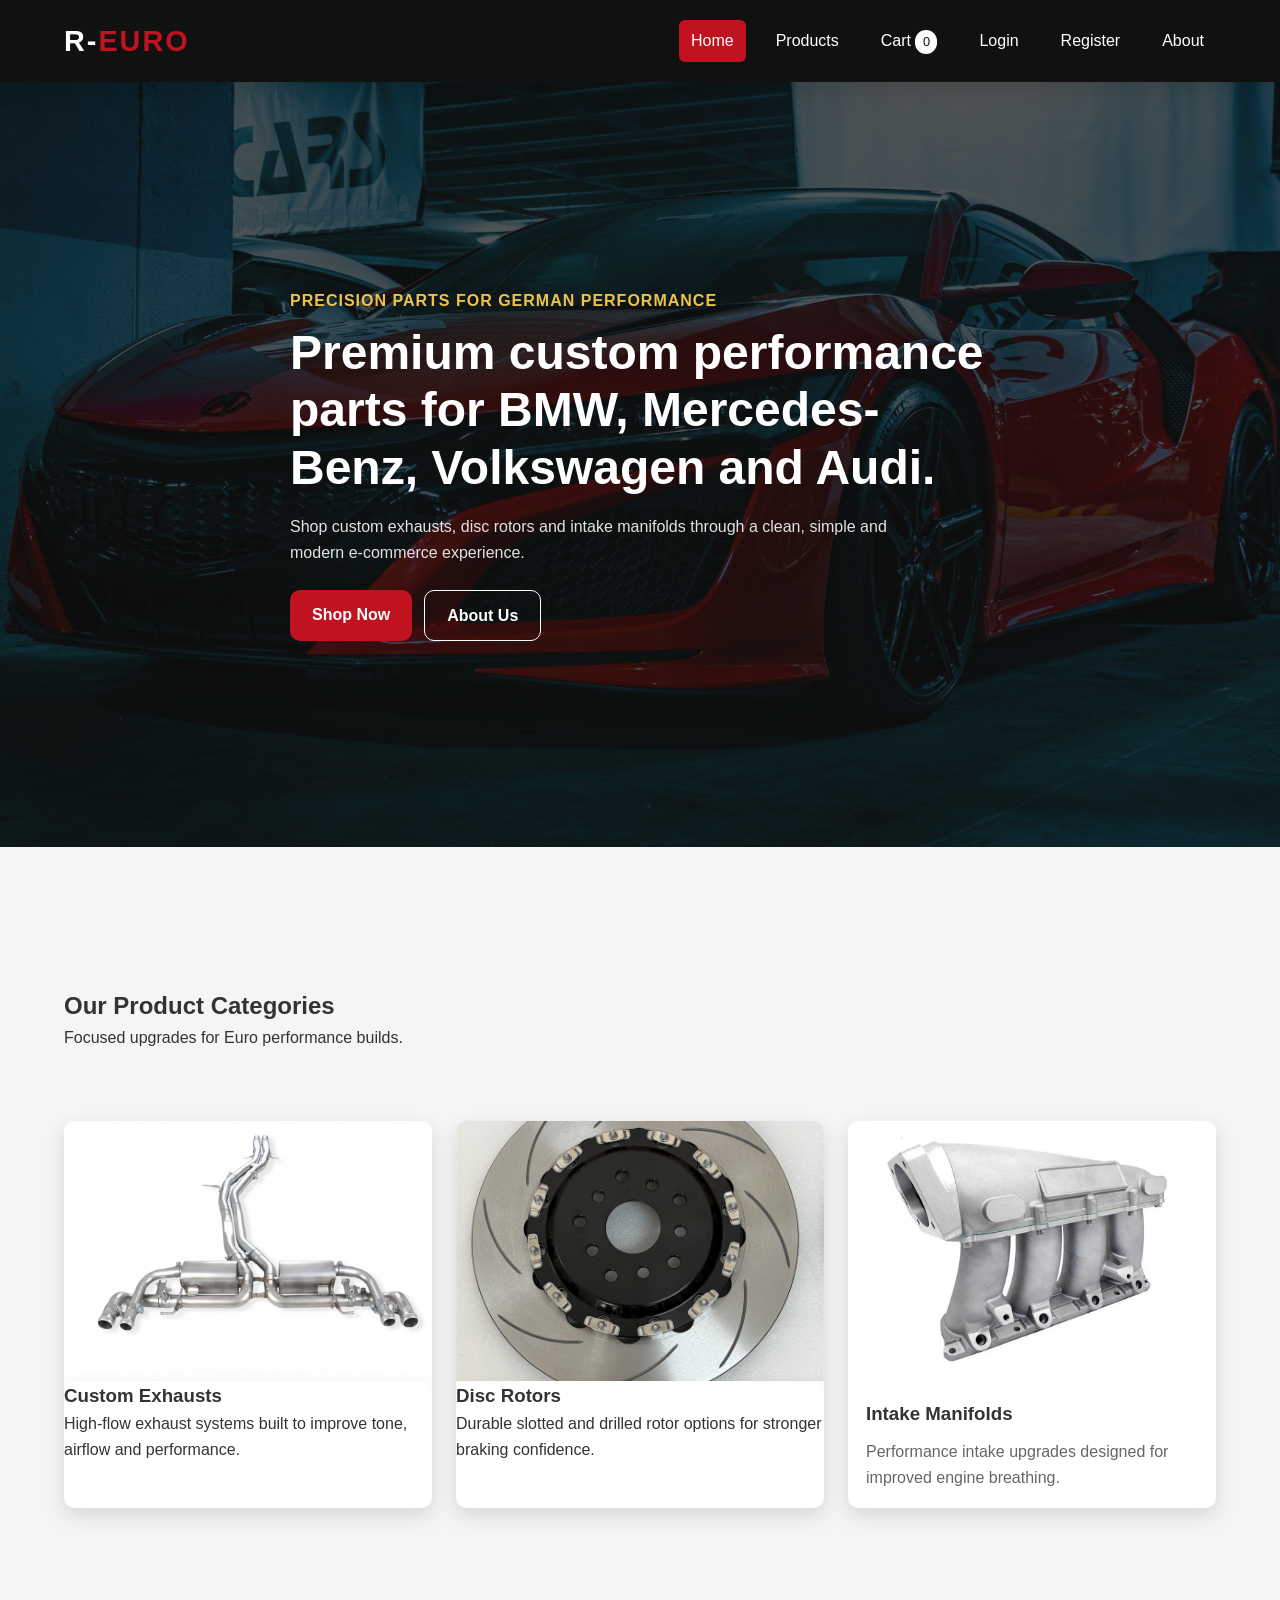
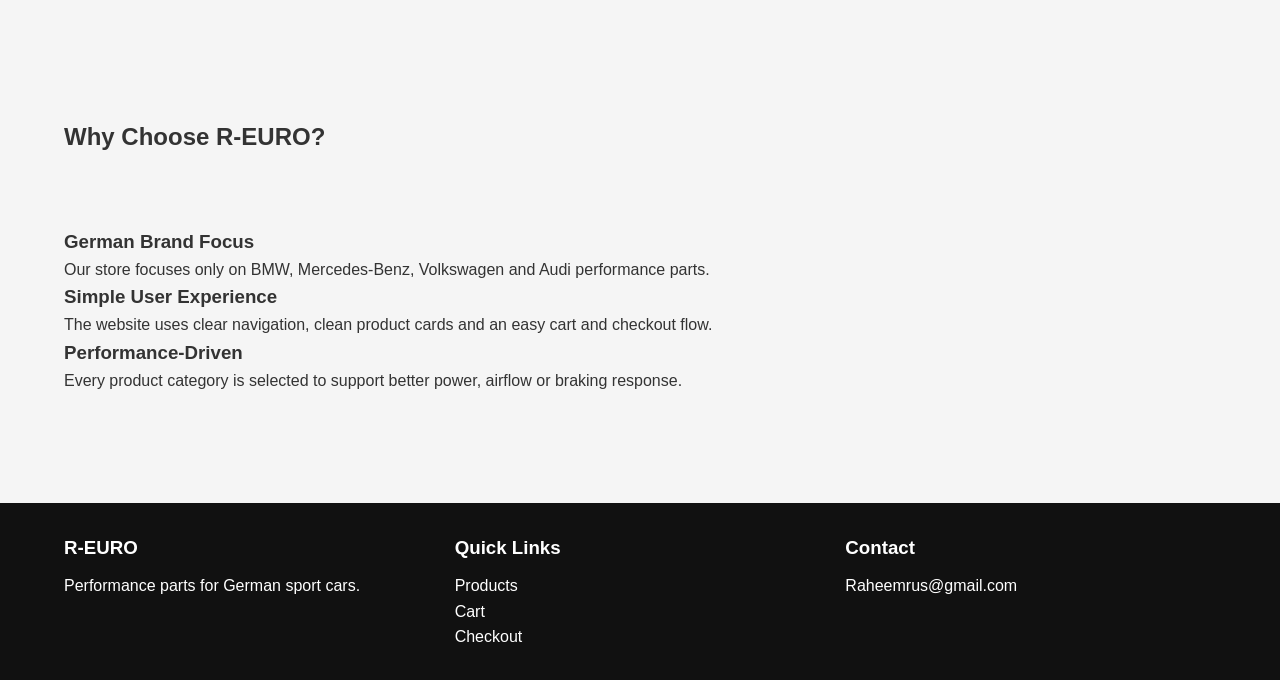
<file: codes/index.html>
<!--Raheem Russell-->
<!--2104577-->
<!--IA 2-->

<!DOCTYPE html>
<html lang="en">
<head>
    <meta charset="UTF-8">
    <meta name="viewport" content="width=device-width, initial-scale=1.0">
    <title>R-EURO | Home</title>
    <link rel="stylesheet" href="../style.css">
</head>
<body>
    <header>
        <div class="container navbar">
            <a href="index.html" class="logo">R-<span>EURO</span></a>
            <button class="menu-btn" id="menu-btn" aria-label="Open navigation">☰</button>
            <nav id="nav-links" class="nav-links">
                <a href="index.html" class="active">Home</a>
                <a href="products.html">Products</a>
                <a href="cart.html">Cart <span id="cart-count" class="count-badge">0</span></a>
                <a href="login.html">Login</a>
                <a href="register.html">Register</a>
                <a href="about.html">About</a>
            </nav>
        </div>
    </header>

    <main>
        <section class="hero">
            <div class="container hero-content">
                <p class="tagline">Precision Parts for German Performance</p>
                <h1>Premium custom performance parts for BMW, Mercedes-Benz, Volkswagen and Audi.</h1>
                <p class="hero-text">
                    Shop custom exhausts, disc rotors and intake manifolds through a clean, simple and modern e-commerce experience.
                </p>
                <div class="hero-buttons">
                    <a href="products.html" class="btn primary-btn">Shop Now</a>
                    <a href="about.html" class="btn secondary-btn">About Us</a>
                </div>
            </div>
        </section>

        <section class="section">
            <div class="container">
                <div class="section heading">
                    <h2>Our Product Categories</h2>
                    <p>Focused upgrades for Euro performance builds.</p>
                </div>

                <div class="card-grid three-col">
                    <article class="card">
                        <img src="../assets/exhaust2.jpg" alt="Custom exhaust system">
                        <div class="card body">
                            <h3>Custom Exhausts</h3>
                            <p>High-flow exhaust systems built to improve tone, airflow and performance.</p>
                        </div>
                    </article>

                    <article class="card">
                        <img src="../assets/rotors2.jpg" alt="Performance disc rotors">
                        <div class="card body">
                            <h3>Disc Rotors</h3>
                            <p>Durable slotted and drilled rotor options for stronger braking confidence.</p>
                        </div>
                    </article>

                    <article class="card">
                        <img src="../assets/intake1.jpg" alt="Custom intake manifold">
                        <div class="card-body">
                            <h3>Intake Manifolds</h3>
                            <p>Performance intake upgrades designed for improved engine breathing.</p>
                        </div>
                    </article>
                </div>
            </div>
        </section>

        <section class="section light section">
            <div class="container">
                <div class="section heading">
                    <h2>Why Choose R-EURO?</h2>
                </div>

                <div class="feature grid">
                    <div class="feature box">
                        <h3>German Brand Focus</h3>
                        <p>Our store focuses only on BMW, Mercedes-Benz, Volkswagen and Audi performance parts.</p>
                    </div>
                    <div class="feature box">
                        <h3>Simple User Experience</h3>
                        <p>The website uses clear navigation, clean product cards and an easy cart and checkout flow.</p>
                    </div>
                    <div class="feature box">
                        <h3>Performance-Driven</h3>
                        <p>Every product category is selected to support better power, airflow or braking response.</p>
                    </div>
                </div>
            </div>
        </section>
    </main>

    <footer>
        <div class="container footer-content">
            <div>
                <h3>R-EURO</h3>
                <p>Performance parts for German sport cars.</p>
            </div>
            <div>
                <h3>Quick Links</h3>
                <p><a href="products.html">Products</a></p>
                <p><a href="cart.html">Cart</a></p>
                <p><a href="checkout.html">Checkout</a></p>
            </div>
            <div>
                <h3>Contact</h3>
                <p><a href="mailto:Raaheemrus@gmail.com">Raheemrus@gmail.com</a></p>
            </div>
        </div>
    </footer>

    <script src="../script.js"></script>
</body>
</html>
</file>
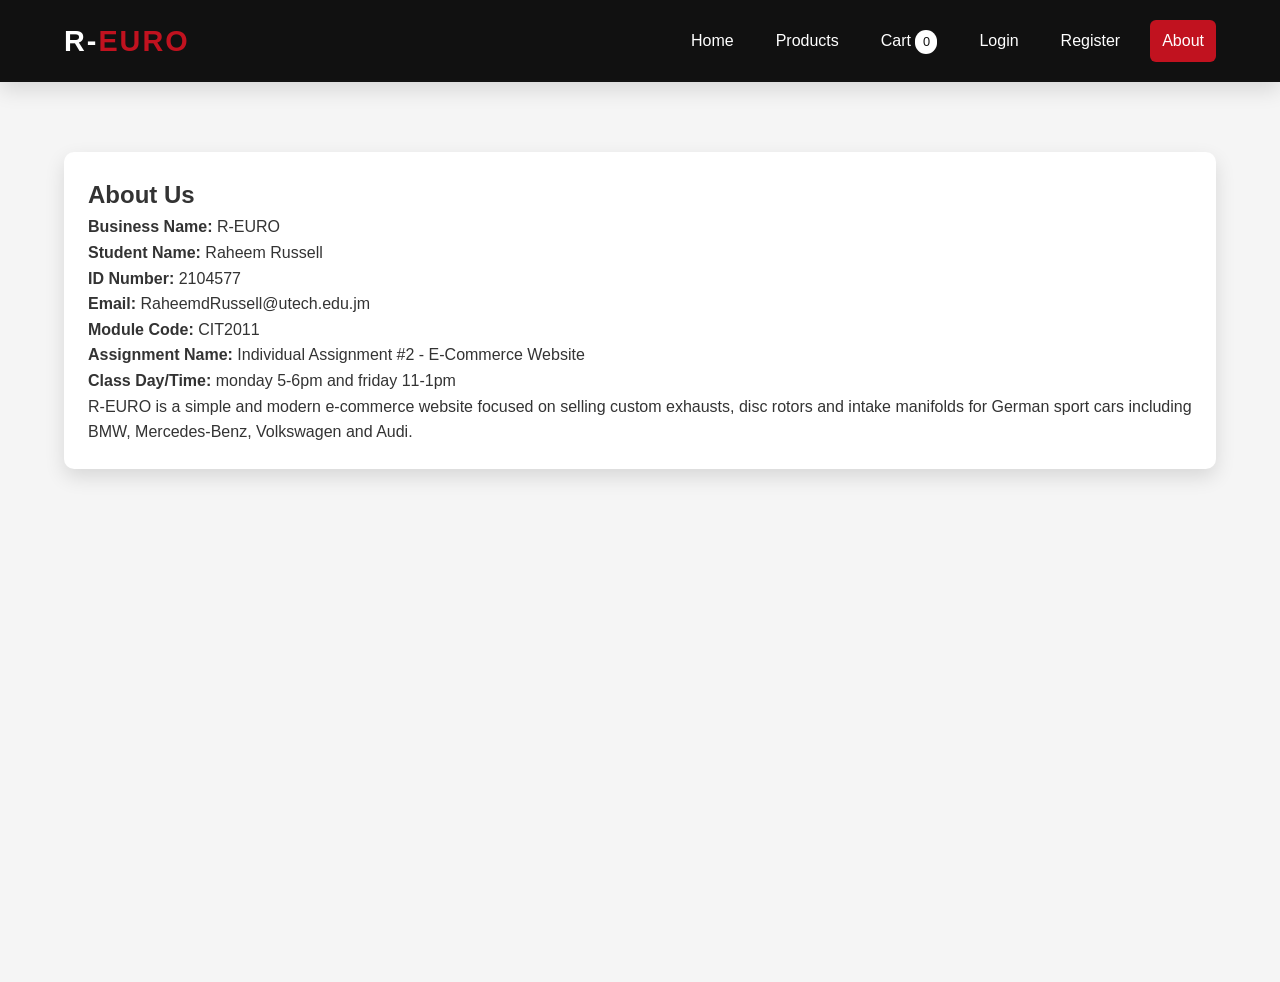
<file: codes/about.html>
<!--Raheem Russell-->
<!--2104577-->
<!--IA 2-->

<!DOCTYPE html>
<html lang="en">
<head>
    <meta charset="UTF-8">
    <meta name="viewport" content="width=device-width, initial-scale=1.0">
    <title>R-EURO | About Us</title>
    <link rel="stylesheet" href="../style.css">
</head>
<body>
    <header>
        <div class="container navbar">
            <a href="index.html" class="logo">R-<span>EURO</span></a>
            <button class="menu-btn" id="menu-btn" aria-label="Open navigation">☰</button>
            <nav id="nav-links" class="nav-links">
                <a href="index.html">Home</a>
                <a href="products.html">Products</a>
                <a href="cart.html">Cart <span id="cart-count" class="count-badge">0</span></a>
                <a href="login.html">Login</a>
                <a href="register.html">Register</a>
                <a href="about.html" class="active">About</a>
            </nav>
        </div>
    </header>

    <main class="page-main">
        <section class="section">
            <div class="container">
                <div class="about-box">
                    <h1>About Us</h1>
                    <p><strong>Business Name:</strong> R-EURO</p>
                    <p><strong>Student Name:</strong> Raheem Russell</p>
                    <p><strong>ID Number:</strong> 2104577</p>
                    <p><strong>Email:</strong> <a href="mailto:RaheemdRussell@utech.edu.jm">RaheemdRussell@utech.edu.jm</a></p>
                    <p><strong>Module Code:</strong> CIT2011</p>
                    <p><strong>Assignment Name:</strong> Individual Assignment #2 - E-Commerce Website</p>
                    <p><strong>Class Day/Time:</strong> monday 5-6pm and friday 11-1pm </p>
                    <p>
                        R-EURO is a simple and modern e-commerce website focused on selling custom exhausts,
                        disc rotors and intake manifolds for German sport cars including BMW, Mercedes-Benz,
                        Volkswagen and Audi.
                    </p>
                </div>
            </div>
        </section>
    </main>

    <script src="../script.js"></script>
</body>
</html>
</file>
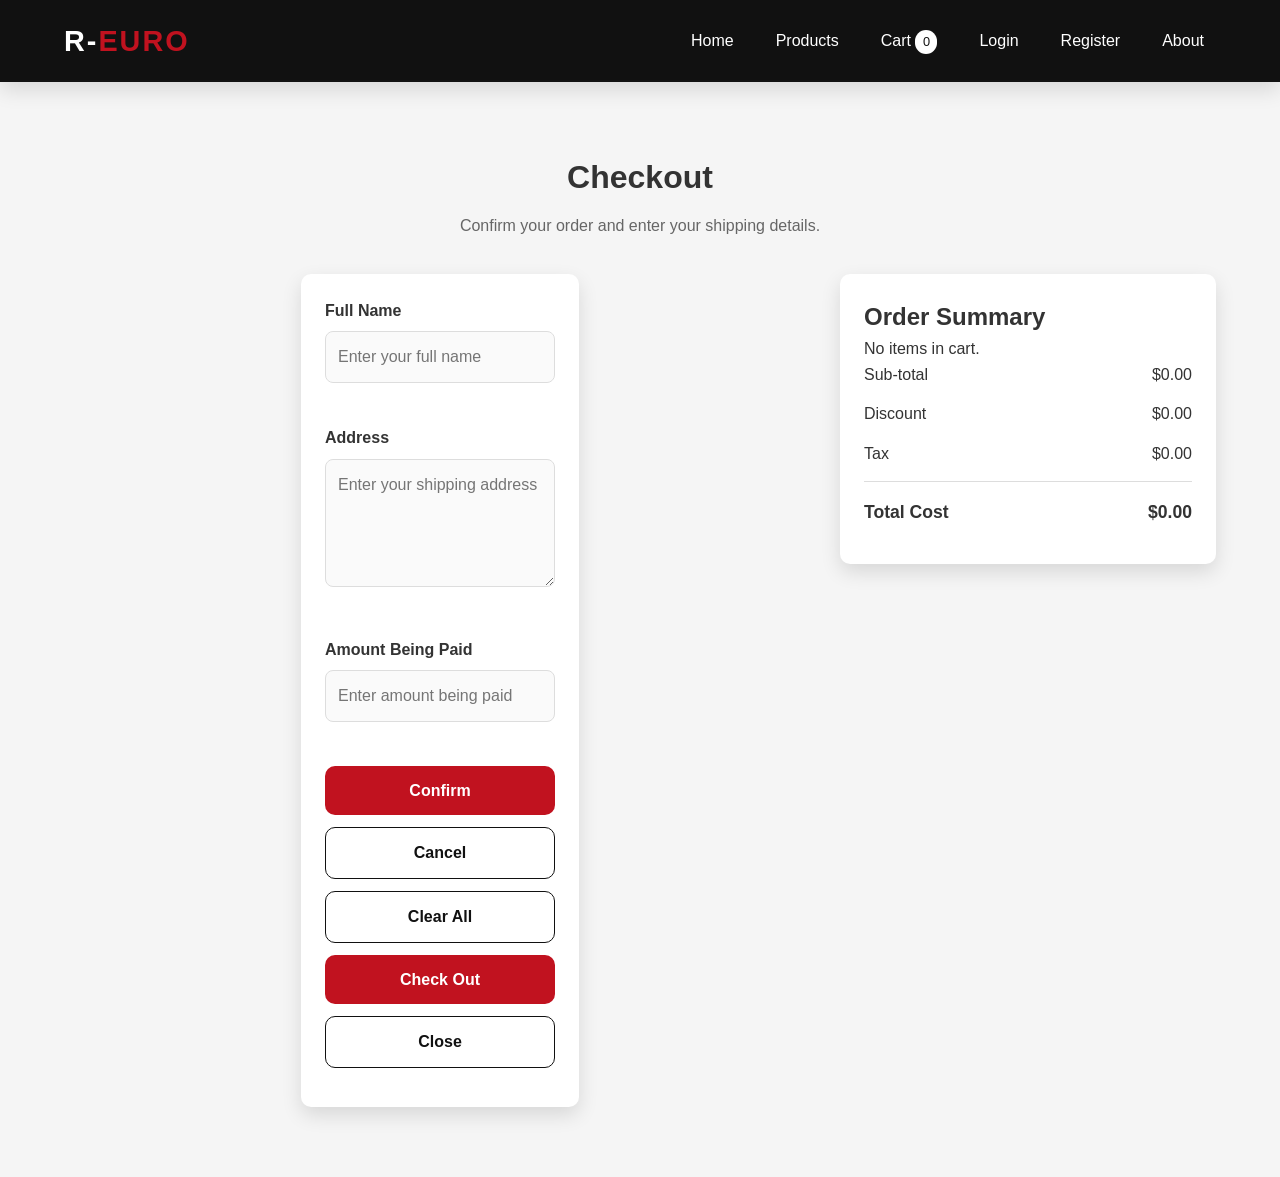
<file: codes/cart.html>
<!--Raheem Russell-->
<!--2104577-->
<!--IA 2-->

<!DOCTYPE html>
<html lang="en">
<head>
    <meta charset="UTF-8">
    <meta name="viewport" content="width=device-width, initial-scale=1.0">
    <title>R-EURO | Checkout</title>
    <link rel="stylesheet" href="../style.css">
</head>
<body>
    <header>
        <div class="container navbar">
            <a href="index.html" class="logo">R-<span>EURO</span></a>
            <button class="menu-btn" id="menu-btn" aria-label="Open navigation">☰</button>
            <nav id="nav-links" class="nav-links">
                <a href="index.html">Home</a>
                <a href="products.html">Products</a>
                <a href="cart.html">Cart <span id="cart-count" class="count-badge">0</span></a>
                <a href="login.html">Login</a>
                <a href="register.html">Register</a>
                <a href="about.html">About</a>
            </nav>
        </div>
    </header>

    <main class="page-main">
        <section class="section">
            <div class="container">
                <div class="section-heading">
                    <h1>Checkout</h1>
                    <p>Confirm your order and enter your shipping details.</p>
                </div>

                <div class="checkout-layout">
                    <div class="form-box checkout-form-box">
                        <form id="checkout-form" novalidate>
                            <div class="form-group">
                                <label for="ship-name">Full Name</label>
                                <input type="text" id="ship-name" name="ship-name" placeholder="Enter your full name">
                                <small class="error-text" id="ship-name-error"></small>
                            </div>

                            <div class="form-group">
                                <label for="ship-address">Address</label>
                                <textarea id="ship-address" name="ship-address" rows="4" placeholder="Enter your shipping address"></textarea>
                                <small class="error-text" id="ship-address-error"></small>
                            </div>

                            <div class="form-group">
                                <label for="amount-paid">Amount Being Paid</label>
                                <input type="number" id="amount-paid" name="amount-paid" step="0.01" min="0" placeholder="Enter amount being paid">
                                <small class="error-text" id="amount-paid-error"></small>
                            </div>

                            <div class="checkout-buttons">
                                <button type="button" id="confirm-btn" class="btn primary-btn">Confirm</button>
                                <button type="button" id="cancel-btn" class="btn secondary-btn">Cancel</button>
                                <button type="button" id="checkout-clear-btn" class="btn secondary-btn">Clear All</button>
                                <button type="submit" class="btn primary-btn">Check Out</button>
                                <button type="button" id="close-btn" class="btn secondary-btn">Close</button>
                            </div>

                            <p class="success-text" id="checkout-message"></p>
                        </form>
                    </div>

                    <aside class="summary-box">
                        <h2>Order Summary</h2>
                        <div id="checkout-items"></div>
                        <div class="summary-row">
                            <span>Sub-total</span>
                            <span id="checkout-subtotal">$0.00</span>
                        </div>
                        <div class="summary-row">
                            <span>Discount</span>
                            <span id="checkout-discount">$0.00</span>
                        </div>
                        <div class="summary-row">
                            <span>Tax</span>
                            <span id="checkout-tax">$0.00</span>
                        </div>
                        <div class="summary-row total-row">
                            <span>Total Cost</span>
                            <span id="checkout-total">$0.00</span>
                        </div>
                    </aside>
                </div>
            </div>
        </section>
    </main>

    <script src="../script.js"></script>
</body>
</html>
</file>
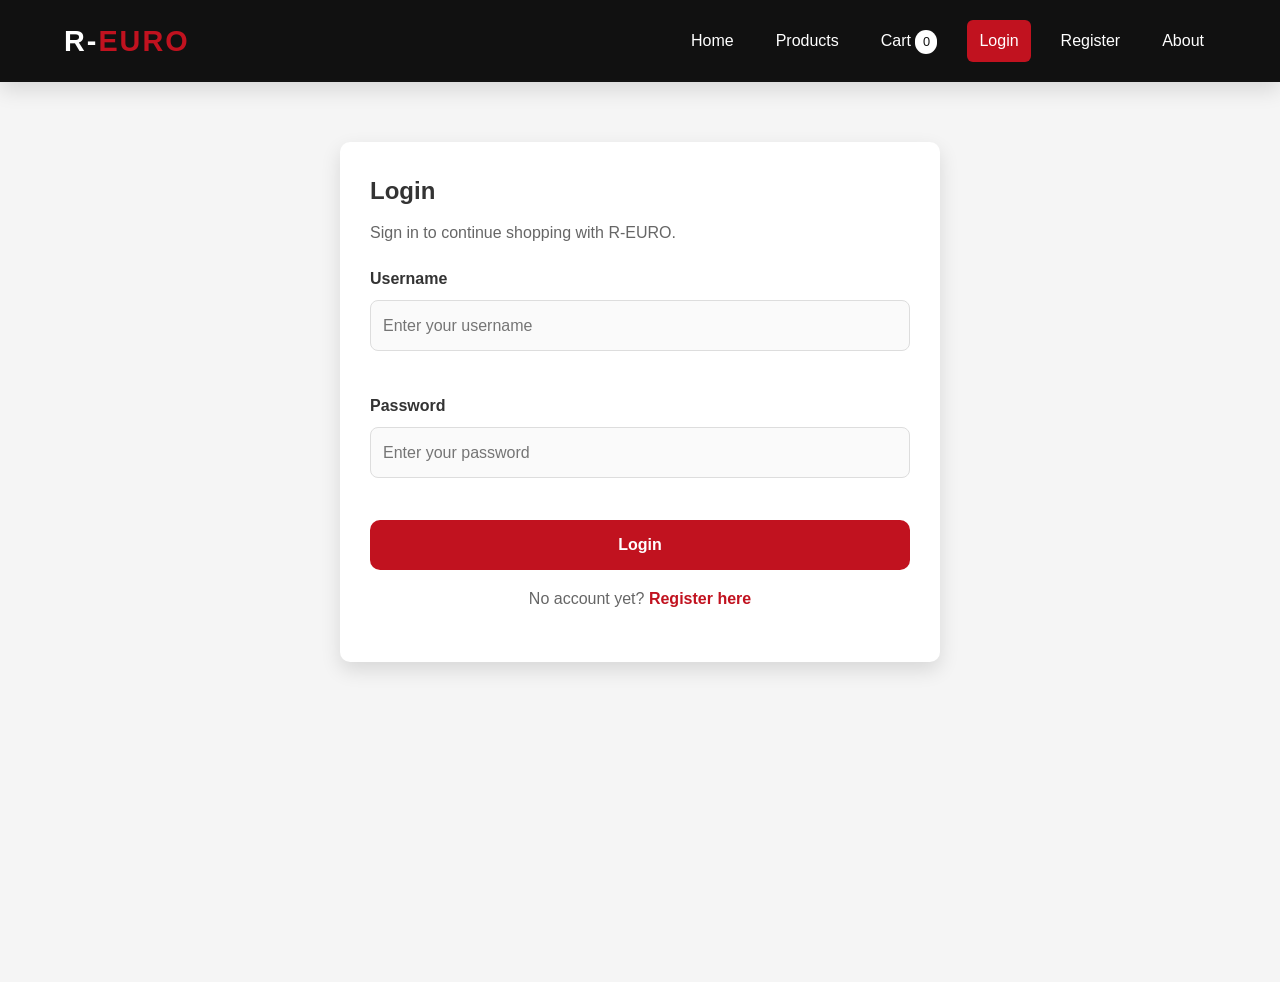
<file: codes/login.html>
<!--Raheem Russell-->
<!--2104577-->
<!--IA 2-->

<!DOCTYPE html>
<html lang="en">
<head>
    <meta charset="UTF-8">
    <meta name="viewport" content="width=device-width, initial-scale=1.0">
    <title>R-EURO | Login</title>
    <link rel="stylesheet" href="../style.css">
</head>
<body>
    <header>
        <div class="container navbar">
            <a href="index.html" class="logo">R-<span>EURO</span></a>
            <button class="menu-btn" id="menu-btn" aria-label="Open navigation">☰</button>
            <nav id="nav-links" class="nav-links">
                <a href="index.html">Home</a>
                <a href="products.html">Products</a>
                <a href="cart.html">Cart <span id="cart-count" class="count-badge">0</span></a>
                <a href="login.html" class="active">Login</a>
                <a href="register.html">Register</a>
                <a href="about.html">About</a>
            </nav>
        </div>
    </header>

    <main class="page-main">
        <section class="form-section">
            <div class="container">
                <div class="form-box">
                    <h1>Login</h1>
                    <p>Sign in to continue shopping with R-EURO.</p>

                    <form id="login-form" novalidate>
                        <div class="form-group">
                            <label for="login-username">Username</label>
                            <input type="text" id="login-username" name="login-username" placeholder="Enter your username">
                            <small class="error-text" id="login-username-error"></small>
                        </div>

                        <div class="form-group">
                            <label for="login-password">Password</label>
                            <input type="password" id="login-password" name="login-password" placeholder="Enter your password">
                            <small class="error-text" id="login-password-error"></small>
                        </div>

                        <button type="submit" class="btn primary-btn full-btn">Login</button>
                        <p class="success-text" id="login-message"></p>
                    </form>

                    <p class="form-link">No account yet? <a href="register.html">Register here</a></p>
                </div>
            </div>
        </section>
    </main>

    <script src="../script.js"></script>
</body>
</html>
</file>
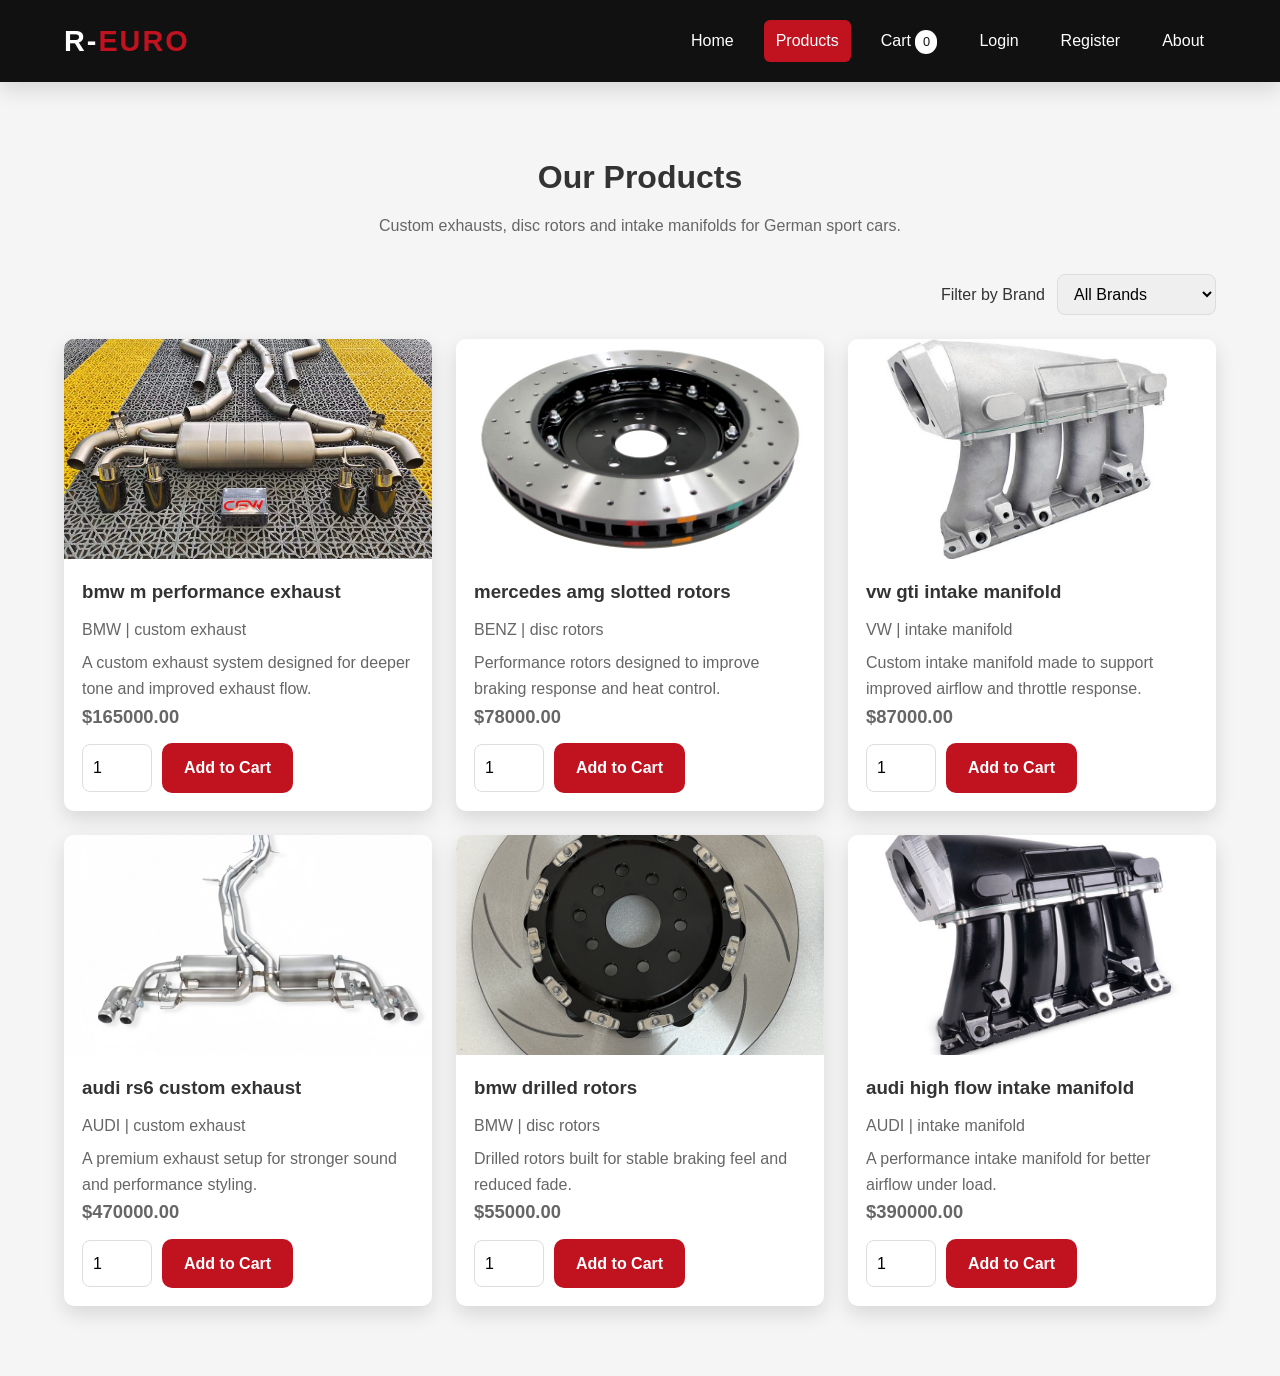
<file: codes/products.html>
<!--Raheem Russell-->
<!--2104577-->
<!--IA 2-->

<!DOCTYPE html>
<html lang="en">
<head>
    <meta charset="UTF-8">
    <meta name="viewport" content="width=device-width, initial-scale=1.0">
    <title>R-EURO | Products</title>
    <link rel="stylesheet" href="../style.css">
</head>
<body>
    <header>
        <div class="container navbar">
            <a href="index.html" class="logo">R-<span>EURO</span></a>
            <button class="menu-btn" id="menu-btn" aria-label="Open navigation">☰</button>
            <nav id="nav-links" class="nav-links">
                <a href="index.html">Home</a>
                <a href="products.html" class="active">Products</a>
                <a href="cart.html">Cart <span id="cart-count" class="count-badge">0</span></a>
                <a href="login.html">Login</a>
                <a href="register.html">Register</a>
                <a href="about.html">About</a>
            </nav>
        </div>
    </header>

    <main class="page-main">
        <section class="section">
            <div class="container">
                <div class="section-heading">
                    <h1>Our Products</h1>
                    <p>Custom exhausts, disc rotors and intake manifolds for German sport cars.</p>
                </div>

                <div class="filter-bar">
                    <label for="brand-filter">Filter by Brand</label>
                    <select id="brand-filter">
                        <option value="all">All Brands</option>
                        <option value="bmw">BMW</option>
                        <option value="benz">Mercedes-Benz</option>
                        <option value="vw">Volkswagen</option>
                        <option value="audi">Audi</option>
                    </select>
                </div>

                <div class="card-grid product-grid" id="product-list"></div>
            </div>
        </section>
    </main>

    <script src="../script.js"></script>
</body>
</html>
</file>
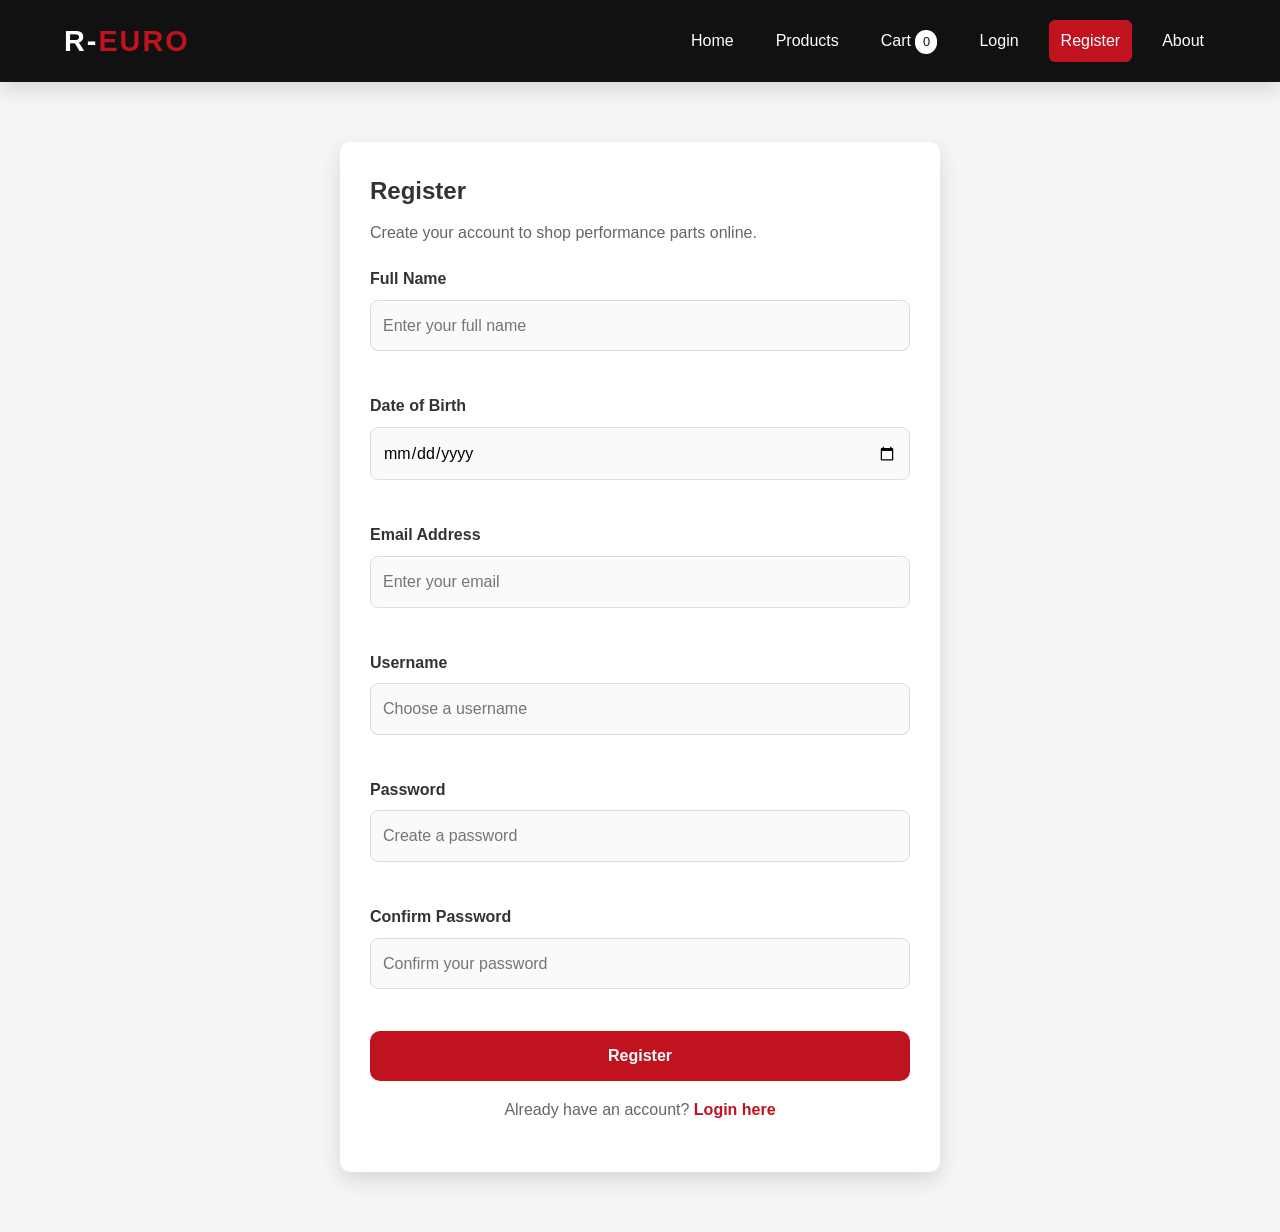
<file: codes/register.html>
<!--Raheem Russell-->
<!--2104577-->
<!--IA 2-->

<!DOCTYPE html>
<html lang="en">
<head>
    <meta charset="UTF-8">
    <meta name="viewport" content="width=device-width, initial-scale=1.0">
    <title>R-EURO | Register</title>
    <link rel="stylesheet" href="../style.css">
</head>
<body>
    <header>
        <div class="container navbar">
            <a href="index.html" class="logo">R-<span>EURO</span></a>
            <button class="menu-btn" id="menu-btn" aria-label="Open navigation">☰</button>
            <nav id="nav-links" class="nav-links">
                <a href="index.html">Home</a>
                <a href="products.html">Products</a>
                <a href="cart.html">Cart <span id="cart-count" class="count-badge">0</span></a>
                <a href="login.html">Login</a>
                <a href="register.html" class="active">Register</a>
                <a href="about.html">About</a>
            </nav>
        </div>
    </header>

    <main class="page-main">
        <section class="form-section">
            <div class="container">
                <div class="form-box">
                    <h1>Register</h1>
                    <p>Create your account to shop performance parts online.</p>

                    <form id="register-form" novalidate>
                        <div class="form-group">
                            <label for="full-name">Full Name</label>
                            <input type="text" id="full-name" name="full-name" placeholder="Enter your full name">
                            <small class="error-text" id="full-name-error"></small>
                        </div>

                        <div class="form-group">
                            <label for="dob">Date of Birth</label>
                            <input type="date" id="dob" name="dob">
                            <small class="error-text" id="dob-error"></small>
                        </div>

                        <div class="form-group">
                            <label for="email">Email Address</label>
                            <input type="email" id="email" name="email" placeholder="Enter your email">
                            <small class="error-text" id="email-error"></small>
                        </div>

                        <div class="form-group">
                            <label for="reg-username">Username</label>
                            <input type="text" id="reg-username" name="reg-username" placeholder="Choose a username">
                            <small class="error-text" id="reg-username-error"></small>
                        </div>

                        <div class="form-group">
                            <label for="reg-password">Password</label>
                            <input type="password" id="reg-password" name="reg-password" placeholder="Create a password">
                            <small class="error-text" id="reg-password-error"></small>
                        </div>

                        <div class="form-group">
                            <label for="confirm-password">Confirm Password</label>
                            <input type="password" id="confirm-password" name="confirm-password" placeholder="Confirm your password">
                            <small class="error-text" id="confirm-password-error"></small>
                        </div>

                        <button type="submit" class="btn primary-btn full-btn">Register</button>
                        <p class="success-text" id="register-message"></p>
                    </form>

                    <p class="form-link">Already have an account? <a href="login.html">Login here</a></p>
                </div>
            </div>
        </section>
    </main>

    <script src="../script.js"></script>
</body>
</html>
</file>
<file: style.css>
/* Raheem Russell
   2104577
   IA 2- CSS
*/



/* IA#2 CSS Root variables for consistency and reusable theme */
:root {
    --primary-color: #111111;
    --secondary-color: #1d1d1d;
    --accent-color: #c1121f;
    --accent-hover: #9b0d17;
    --light-color: #ffffff;
    --soft-color: #f5f5f5;
    --text-color: #333333;
    --muted-color: #666666;
    --border-color: #dddddd;
    --success-color: #0a8f3d;
    --danger-color: #c1121f;
    --shadow: 0 8px 20px rgba(0, 0, 0, 0.12);
    --radius: 10px;
    --spacing: 20px;
    --max-width: 1200px;
    --font-family: Arial, sans-serif;
    --root-font-weight: 400;
}

/* IA#2 CSS - Q2: Element selectors and base page reset */
* {
    margin: 0;
    padding: 0;
    box-sizing: border-box;
}

body {
    font-family: var(--font-family);
    font-weight: var(--root-font-weight);
    color: var(--text-color);
    background-color: var(--soft-color);
    line-height: 1.6;
}

img {
    width: 100%;
    display: block;
}

a {
    text-decoration: none;
    color: inherit;
}

button,
input,
select,
textarea {
    font: inherit;
}

/* IA#2 CSS - Q3: Layout structure using reusable container */
.container {
    width: 90%;
    max-width: var(--max-width);
    margin: 0 auto;
}

.page-main {
    min-height: 100vh;
}

/* IA#2 CSS - Q4: Header and navigation styling */
header {
    background-color: var(--primary-color);
    color: var(--light-color);
    position: sticky;
    top: 0;
    z-index: 1000;
    box-shadow: var(--shadow);
}

.navbar {
    display: flex;
    justify-content: space-between;
    align-items: center;
    gap: 20px;
    padding: 18px 0;
}

.logo {
    font-size: 1.8rem;
    font-weight: 700;
    letter-spacing: 2px;
}

.logo span {
    color: var(--accent-color);
}

.nav-links {
    display: flex;
    align-items: center;
    gap: 18px;
}

.nav-links a {
    padding: 8px 12px;
    border-radius: 6px;
    transition: 0.3s ease;
}

.nav-links a:hover,
.nav-links a.active {
    background-color: var(--accent-color);
    color: var(--light-color);
}

.menu-btn {
    display: none;
    border: none;
    background: none;
    color: var(--light-color);
    font-size: 1.8rem;
    cursor: pointer;
}

.count-badge {
    display: inline-block;
    min-width: 22px;
    padding: 2px 6px;
    border-radius: 999px;
    background-color: var(--light-color);
    color: var(--primary-color);
    font-size: 0.8rem;
    text-align: center;
}

/* IA#2 CSS - Q5: Hero section with background image */
.hero {
    min-height: 85vh;
    background:
        linear-gradient(rgba(17, 17, 17, 0.72), rgba(17, 17, 17, 0.72)),
        url("assets/hero.jpg") center / cover no-repeat;
    display: flex;
    align-items: center;
    color: var(--light-color);
}

.hero-content {
    max-width: 700px;
}

.tagline {
    color: #f0c14b;
    font-weight: 700;
    text-transform: uppercase;
    letter-spacing: 1px;
    margin-bottom: 10px;
}

.hero h1 {
    font-size: 3rem;
    line-height: 1.2;
    margin-bottom: 18px;
}

.hero-text {
    margin-bottom: 24px;
    color: #e2e2e2;
    max-width: 600px;
}

.hero-buttons {
    display: flex;
    gap: 12px;
    flex-wrap: wrap;
}

/* IA#2 CSS - Q6: Button classes and pseudo-class styling */
.btn {
    display: inline-block;
    border: none;
    border-radius: var(--radius);
    padding: 12px 22px;
    cursor: pointer;
    transition: 0.3s ease;
    font-weight: 700;
    text-align: center;
}

.primary-btn {
    background-color: var(--accent-color);
    color: var(--light-color);
}

.primary-btn:hover {
    background-color: var(--accent-hover);
}

.secondary-btn {
    background-color: transparent;
    border: 1px solid var(--primary-color);
    color: var(--primary-color);
}

.secondary-btn:hover {
    background-color: var(--primary-color);
    color: var(--light-color);
}

.hero .secondary-btn {
    border-color: var(--light-color);
    color: var(--light-color);
}

.hero .secondary-btn:hover {
    background-color: var(--light-color);
    color: var(--primary-color);
}

.full-btn {
    width: 100%;
}

/* IA#2 CSS - Q7: Section spacing and headings */
.section {
    padding: 70px 0;
}

.light-section {
    background-color: #ededed;
}

.section-heading {
    text-align: center;
    margin-bottom: 35px;
}

.section-heading h1,
.section-heading h2 {
    font-size: 2rem;
    margin-bottom: 10px;
}

.section-heading p {
    color: var(--muted-color);
}

/* IA#2 CSS - Q8: Grid layout using CSS Grid */
.card-grid {
    display: grid;
    gap: 24px;
}

.three-col {
    grid-template-columns: repeat(3, 1fr);
}

.product-grid {
    grid-template-columns: repeat(3, 1fr);
}

.feature-grid {
    display: grid;
    grid-template-columns: repeat(3, 1fr);
    gap: 20px;
}

/* IA#2 CSS - Q9: Card and feature box styling */
.card,
.feature-box,
.form-box,
.summary-box,
.cart-items-box,
.about-box {
    background-color: var(--light-color);
    border-radius: var(--radius);
    box-shadow: var(--shadow);
    overflow: hidden;
}

.card img {
    width: 100%;
    height: 260px;
    object-fit: cover;
    display: block;
}

.card {
    display: flex;
    flex-direction: column;
    height: 100%;
}

.card-body {
    padding: 18px;
}

.card-body h3 {
    margin-bottom: 10px;
}

.card-body p {
    color: var(--muted-color);
}

.feature-box {
    padding: 24px;
}

.feature-box h3 {
    margin-bottom: 10px;
}

/* IA#2 CSS - Q10: Product specific design */
.product-card img {
    height: 220px;
    object-fit: cover;
}

.product-meta {
    color: var(--muted-color);
    margin-bottom: 8px;
}

.product-price {
    color: var(--accent-color);
    font-size: 1.15rem;
    font-weight: 700;
    margin-bottom: 12px;
}

.product-actions {
    display: flex;
    gap: 10px;
    align-items: center;
}

.product-actions input {
    width: 70px;
    padding: 10px;
    border: 1px solid var(--border-color);
    border-radius: 8px;
}

/* IA#2 CSS - Q11: Forms and validation styling */
.form-section {
    padding: 60px 0;
}

.form-box {
    max-width: 600px;
    margin: 0 auto;
    padding: 30px;
}

.form-box h1 {
    margin-bottom: 10px;
}

.form-box > p {
    margin-bottom: 20px;
    color: var(--muted-color);
}

.form-group {
    margin-bottom: 18px;
}

.form-group label {
    display: block;
    margin-bottom: 8px;
    font-weight: 700;
}

.form-group input,
.form-group select,
.form-group textarea {
    width: 100%;
    padding: 12px;
    border: 1px solid var(--border-color);
    border-radius: 8px;
    background-color: #fafafa;
}

.form-group input:focus,
.form-group select:focus,
.form-group textarea:focus {
    outline: 2px solid rgba(193, 18, 31, 0.15);
    border-color: var(--accent-color);
}

.form-link {
    margin-top: 16px;
    text-align: center;
}

.form-link a {
    color: var(--accent-color);
    font-weight: 700;
}

.error-text {
    color: var(--danger-color);
    display: block;
    min-height: 20px;
    margin-top: 4px;
    font-size: 0.9rem;
}

.success-text {
    color: var(--success-color);
    margin-top: 15px;
    font-weight: 700;
}

/* IA#2 CSS - Q12: Cart and checkout layout using Flexbox/Grid */
.cart-layout,
.checkout-layout {
    display: grid;
    grid-template-columns: 2fr 1fr;
    gap: 24px;
    align-items: start;
}

.cart-items-box,
.summary-box,
.checkout-form-box,
.about-box {
    padding: 24px;
}

.cart-item {
    display: grid;
    grid-template-columns: 110px 1fr auto;
    gap: 16px;
    align-items: center;
    padding: 16px 0;
    border-bottom: 1px solid var(--border-color);
}

.cart-item:last-child {
    border-bottom: none;
}

.cart-item img {
    height: 90px;
    object-fit: cover;
    border-radius: 8px;
}

.cart-item h3 {
    margin-bottom: 6px;
}

.summary-row {
    display: flex;
    justify-content: space-between;
    margin-bottom: 14px;
}

.total-row {
    border-top: 1px solid var(--border-color);
    padding-top: 16px;
    font-weight: 700;
    font-size: 1.1rem;
}

.summary-buttons,
.checkout-buttons {
    display: grid;
    gap: 12px;
    margin-top: 20px;
}

.checkout-item {
    display: flex;
    justify-content: space-between;
    gap: 10px;
    padding: 10px 0;
    border-bottom: 1px solid var(--border-color);
}

.checkout-item:last-child {
    margin-bottom: 16px;
}

/* IA#2 CSS - Q13: Filter bar and utility styling */
.filter-bar {
    display: flex;
    justify-content: flex-end;
    align-items: center;
    gap: 12px;
    margin-bottom: 24px;
}

.filter-bar select {
    padding: 10px 12px;
    border-radius: 8px;
    border: 1px solid var(--border-color);
}

/* IA#2 CSS - Q14: Footer styling */
footer {
    background-color: var(--primary-color);
    color: var(--light-color);
    margin-top: 40px;
}

.footer-content {
    padding: 30px 0;
    display: grid;
    grid-template-columns: repeat(3, 1fr);
    gap: 20px;
}

.footer-content h3 {
    margin-bottom: 10px;
}

.footer-content a:hover {
    color: #f0c14b;
}

/* IA#2 CSS - Q15: Responsive desktop and mobile views */
@media (max-width: 950px) {
    .three-col,
    .product-grid,
    .feature-grid,
    .footer-content,
    .cart-layout,
    .checkout-layout {
        grid-template-columns: 1fr 1fr;
    }

    .hero h1 {
        font-size: 2.5rem;
    }
}

@media (max-width: 700px) {
    .menu-btn {
        display: block;
    }

    .nav-links {
        display: none;
        position: absolute;
        top: 72px;
        right: 5%;
        width: 230px;
        padding: 16px;
        border-radius: 10px;
        background-color: var(--secondary-color);
        flex-direction: column;
        align-items: stretch;
    }

    .nav-links.show {
        display: flex;
    }

    .three-col,
    .product-grid,
    .feature-grid,
    .footer-content,
    .cart-layout,
    .checkout-layout {
        grid-template-columns: 1fr;
    }

    .hero {
        min-height: 75vh;
    }

    .hero h1 {
        font-size: 2rem;
    }

    .cart-item {
        grid-template-columns: 1fr;
        text-align: center;
    }

    .product-actions {
        flex-direction: column;
        align-items: stretch;
    }

    .filter-bar {
        justify-content: flex-start;
        flex-direction: column;
        align-items: flex-start;
    }
}
</file>
